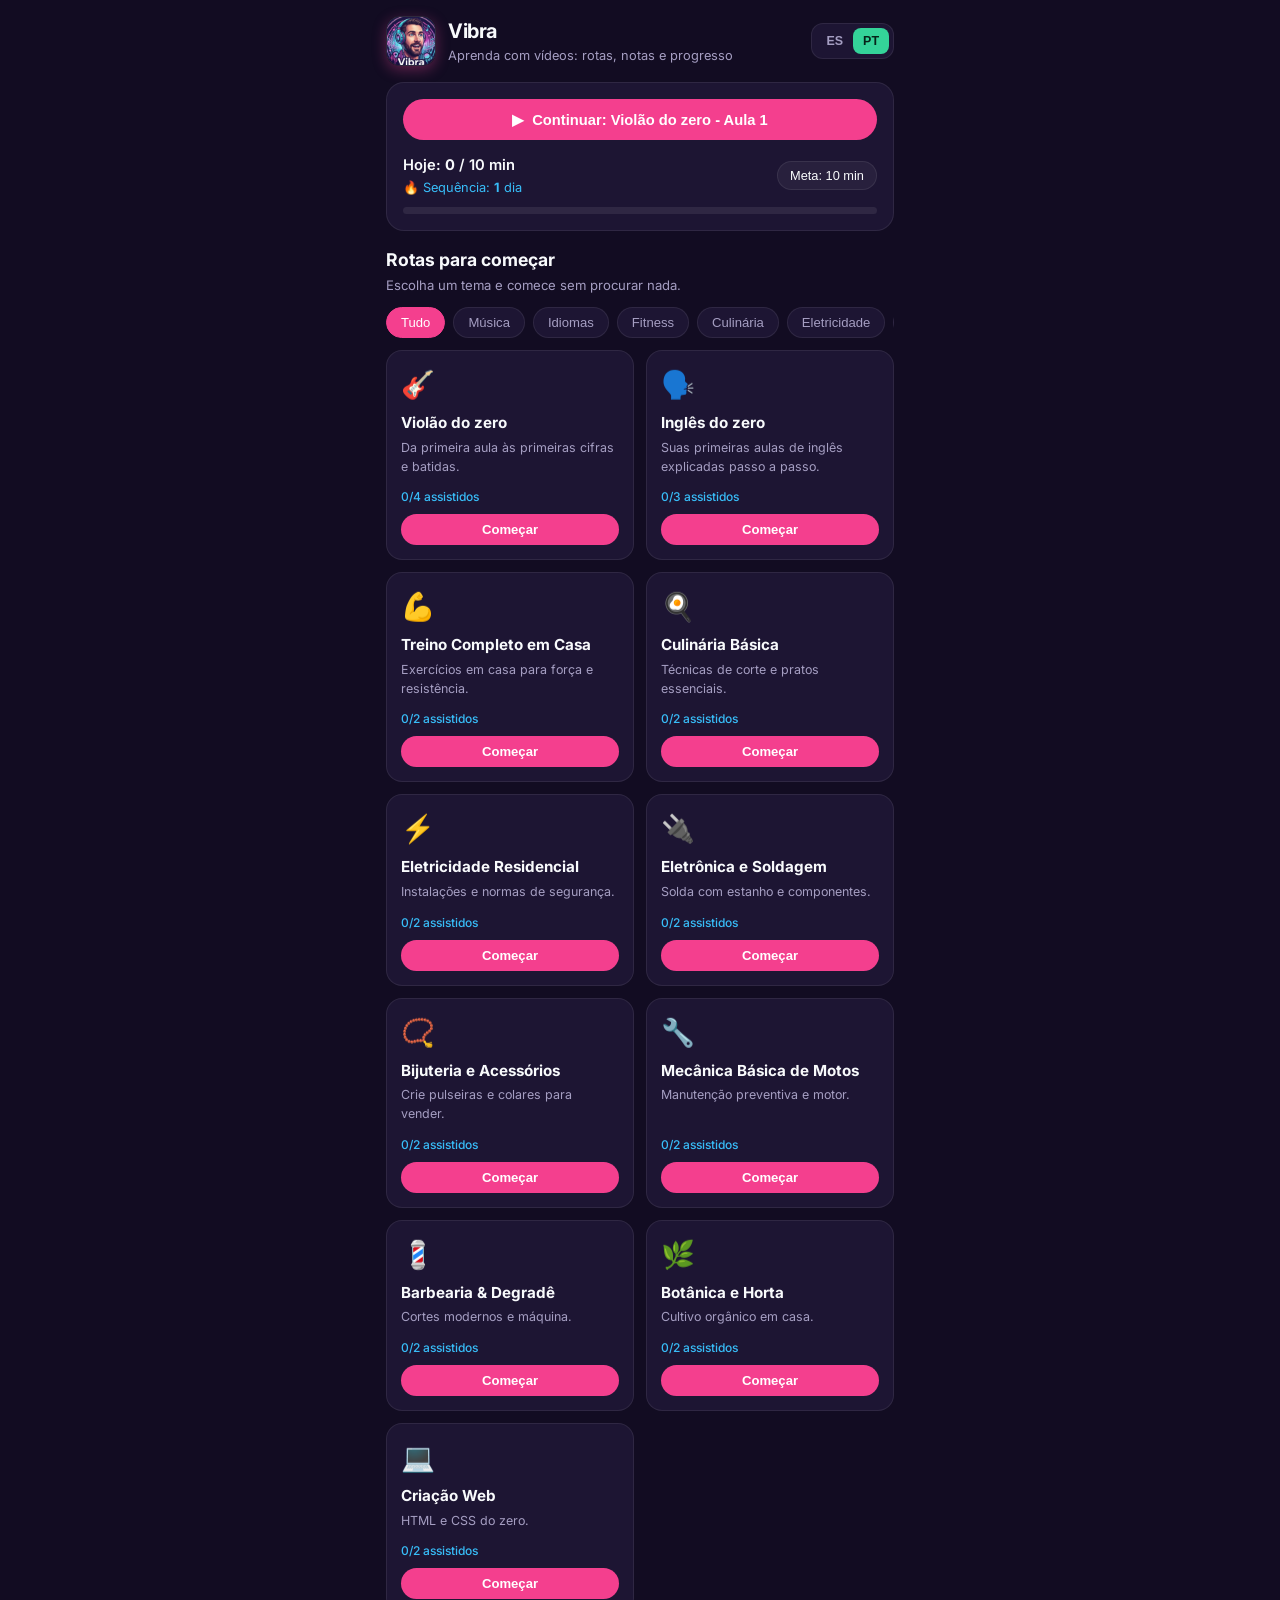
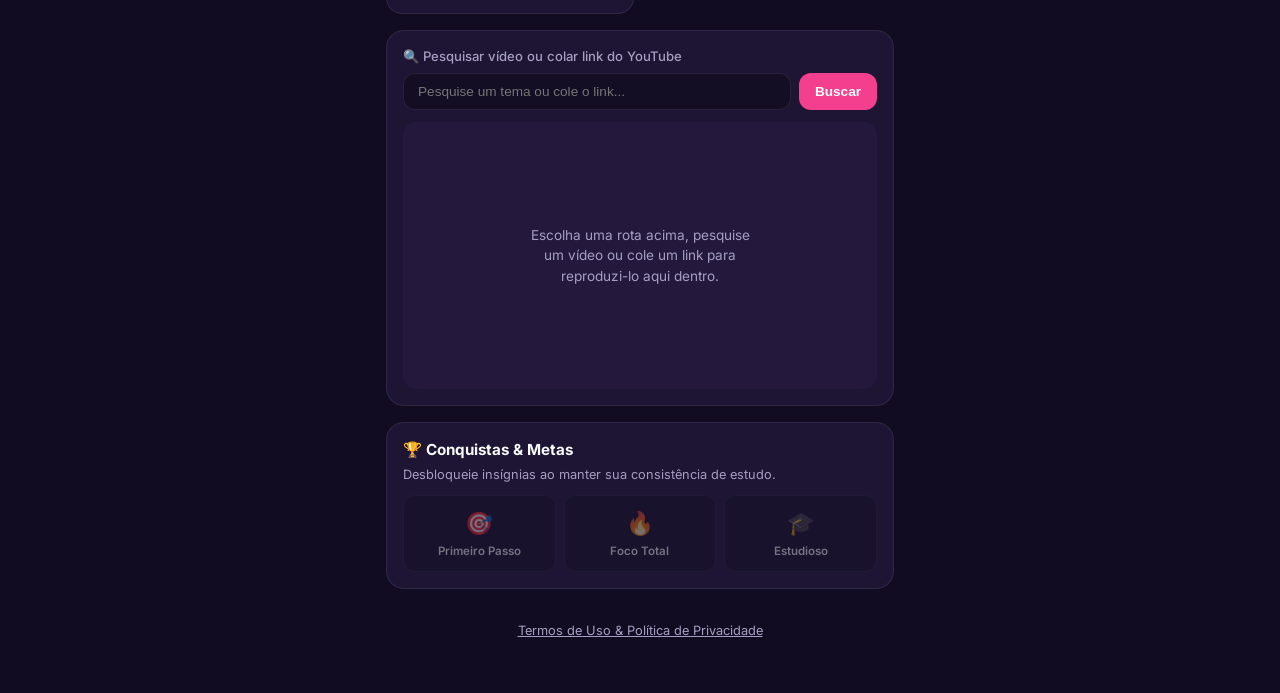
<file: index.html>
<!DOCTYPE html>
<html lang="pt">
<head>
  <meta charset="UTF-8" />
  <meta name="viewport" content="width=device-width, initial-scale=1.0, maximum-scale=1.0, user-scalable=no" />
  <meta name="theme-color" content="#140e24" />
  <title>Vibra - Aprenda com vídeos</title>
  <link rel="manifest" href="manifest.json" />
  <link rel="icon" type="image/png" href="logo.png" />
  <link rel="stylesheet" href="styles.css" />
  <link rel="preconnect" href="https://fonts.googleapis.com">
  <link rel="preconnect" href="https://fonts.gstatic.com" crossorigin>
  <link href="https://fonts.googleapis.com/css2?family=Inter:wght@400;500;600;700&display=swap" rel="stylesheet">
</head>
<body>
  <div class="app-container">
    <!-- HEADER -->
    <header class="app-header">
      <div class="brand">
        <img src="logo.png" alt="Logo Vibra" class="brand-logo" />
        <div class="brand-info">
          <h1>Vibra</h1>
          <p data-i18n="subtitle">Aprenda com vídeos: rotas, notas e progresso</p>
        </div>
      </div>
      <div class="lang-switch">
        <button id="btn-es" class="lang-btn" onclick="setLanguage('es')">ES</button>
        <button id="btn-pt" class="lang-btn active" onclick="setLanguage('pt')">PT</button>
      </div>
    </header>

    <!-- PROGRESS & CONTINUE CARD -->
    <section class="card progress-card">
      <button id="btn-continue-last" class="btn-primary-full" onclick="continueLastVideo()">
        ▶ <span id="last-video-label" data-i18n="continue_default">Continuar: Violão do zero - Aula 1</span>
      </button>

      <div class="goal-row">
        <div class="goal-stats">
          <div class="minutes-text">
            <span data-i18n="today">Hoje</span>: <strong id="today-minutes">0</strong> / <span id="goal-target">10</span> min
          </div>
          <div class="streak-text">
            🔥 <span data-i18n="streak">Sequência</span>: <strong id="streak-days">1</strong> <span data-i18n="day_unit">dia</span>
          </div>
        </div>
        <button class="btn-outline-pill" onclick="changeDailyGoal()">
          <span data-i18n="goal">Meta</span>: <span id="goal-btn-val">10</span> min
        </button>
      </div>

      <div class="progress-bar-bg">
        <div id="daily-progress-fill" class="progress-bar-fill" style="width: 0%;"></div>
      </div>
    </section>

    <!-- COURSES SECTION -->
    <section class="courses-section">
      <div class="section-header">
        <h2 data-i18n="routes_title">Rotas para começar</h2>
        <p data-i18n="routes_subtitle">Escolha um tema e comece sem procurar nada.</p>
      </div>

      <!-- CATEGORY TABS -->
      <div class="categories-scroll" id="category-tabs"></div>

      <!-- COURSE CARDS GRID -->
      <div class="courses-grid" id="courses-grid"></div>
    </section>

    <!-- YOUTUBE SEARCH & PLAYER SECTION -->
    <section class="card player-section" id="player-section">
      <div class="search-header-label" data-i18n="search_label">🔍 Pesquisar vídeo ou colar link do YouTube</div>
      <div class="link-input-group">
        <input 
          type="text" 
          id="youtube-url-input" 
          placeholder="Pesquise um tema ou cole o link..." 
          data-i18n-placeholder="search_placeholder"
          onkeypress="handleSearchKeyPress(event)"
        />
        <button class="btn-play-link" onclick="executeYouTubeSearch()" data-i18n="search_btn">Buscar</button>
      </div>

      <!-- SEARCH RESULTS CONTAINER -->
      <div id="search-results-box" class="search-results-box hidden">
        <h4 data-i18n="search_results_title">Resultados da Pesquisa</h4>
        <div id="search-results-list" class="search-results-list"></div>
      </div>

      <!-- PLAYER WRAPPER -->
      <div class="video-wrapper" id="video-wrapper">
        <div class="empty-player-msg" id="empty-player-msg">
          <p data-i18n="player_empty">Escolha uma rota acima, pesquise um vídeo ou cole um link para reproduzi-lo aqui dentro.</p>
        </div>
        <div id="youtube-player"></div>
      </div>

      <!-- ACTIVE COURSE LESSON LIST & NOTES -->
      <div id="active-workspace" class="active-workspace hidden">
        <div class="workspace-header">
          <h3 id="active-video-title">Título del video</h3>
          <button id="btn-mark-complete" class="btn-complete" onclick="toggleCurrentLessonComplete()">
            ✓ <span data-i18n="mark_done">Concluir aula</span>
          </button>
        </div>

        <!-- LESSON PLAYLIST FOR SELECTED COURSE -->
        <div id="course-lessons-box" class="lessons-box hidden">
          <h4 data-i18n="course_modules">Módulos do Curso</h4>
          <ul id="lessons-list" class="lessons-list"></ul>
        </div>

        <!-- PERSONAL STUDY NOTES & OFFLINE EXPORT -->
        <div class="notes-box">
          <div class="notes-header">
            <h4 data-i18n="my_notes">Minhas anotações</h4>
            <div style="display: flex; gap: 8px; align-items: center;">
              <span id="note-saved-badge" class="saved-badge hidden" data-i18n="saved">Salvo!</span>
              <button class="btn-outline-pill" onclick="exportNotesAsText()" style="padding: 3px 8px; font-size: 0.72rem;" data-i18n="export_notes">📥 Baixar TXT</button>
            </div>
          </div>
          <textarea 
            id="video-notes-area" 
            rows="3" 
            placeholder="Escreva pontos importantes desta aula..."
            data-i18n-placeholder="notes_placeholder"
            oninput="saveCurrentNote()"
          ></textarea>
        </div>
      </div>
    </section>

    <!-- ACHIEVEMENTS & GAMIFICATION PANEL -->
    <section class="card achievements-card">
      <h3 data-i18n="achievements_title">🏆 Conquistas & Metas</h3>
      <p data-i18n="achievements_desc" style="font-size: 0.8rem; color: var(--text-secondary); margin-bottom: 10px;">Desbloqueie insígnias ao manter sua consistência de estudo.</p>
      <div class="badges-grid" id="badges-grid"></div>
    </section>

    <!-- FOOTER WITH TERMS & PRIVACY LINK -->
    <footer class="app-footer">
      <a href="terminos.html" data-i18n="terms_link">Termos de Uso & Política de Privacidade</a>
    </footer>
  </div>

  <script src="https://www.youtube.com/iframe_api"></script>
  <script src="courses-data.js"></script>
  <script src="app.js"></script>
  <script>
    if ('serviceWorker' in navigator) {
      window.addEventListener('load', () => {
        navigator.serviceWorker.register('./sw.js').catch(err => console.log('SW error:', err));
      });
    }
  </script>
</body>
</html>
</file>
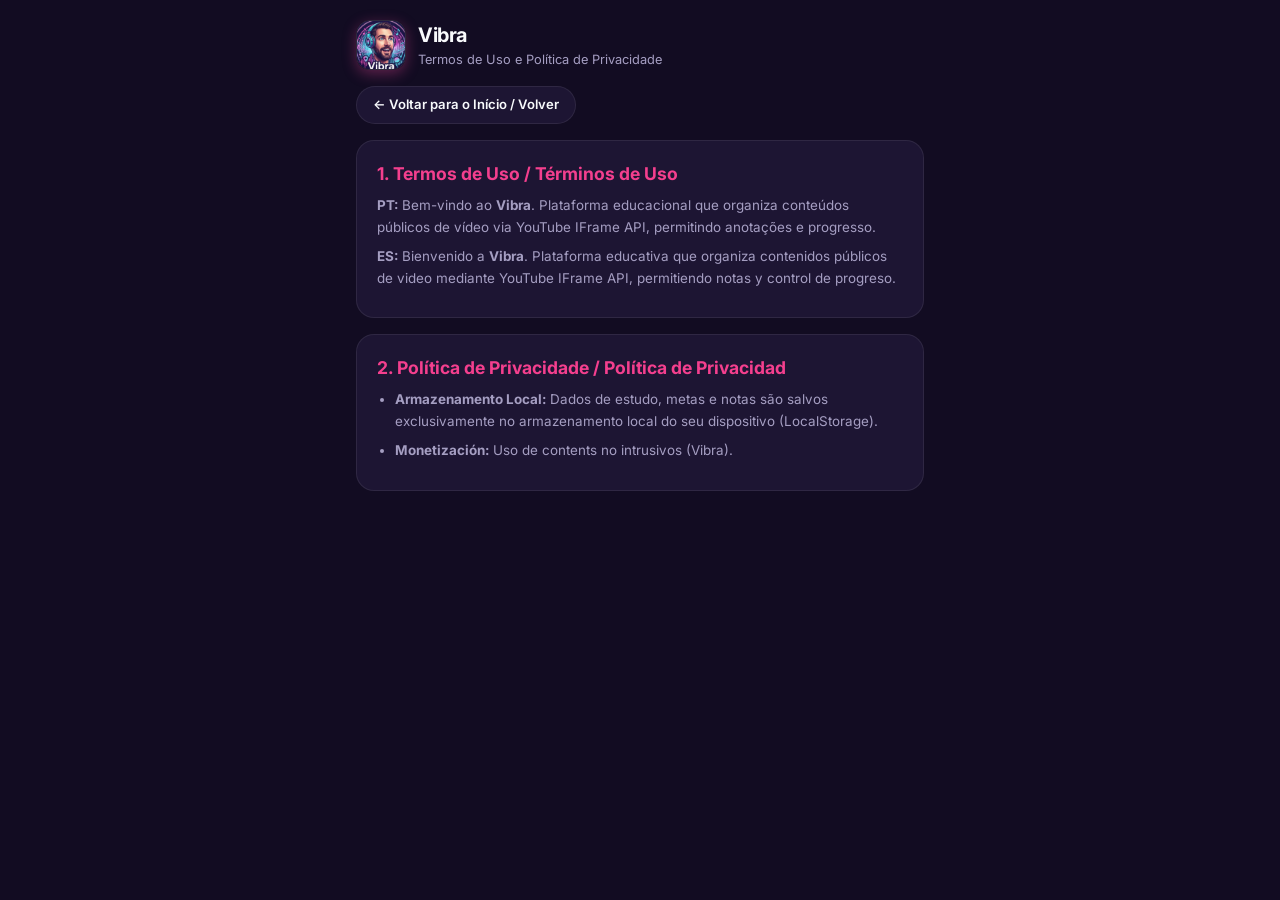
<file: terminos.html>
<!DOCTYPE html>
<html lang="pt">
<head>
  <meta charset="UTF-8" />
  <meta name="viewport" content="width=device-width, initial-scale=1.0, maximum-scale=1.0, user-scalable=no" />
  <meta name="theme-color" content="#140e24" />
  <title>Vibra - Termos e Privacidade</title>
  <link rel="icon" type="image/png" href="logo.png" />
  <link rel="stylesheet" href="styles.css" />
  <link href="https://fonts.googleapis.com/css2?family=Inter:wght@400;500;600;700&display=swap" rel="stylesheet">
  <style>
    .terms-container { max-width: 600px; margin: 0 auto; padding: 20px 16px; display: flex; flex-direction: column; gap: 16px; }
    .terms-card { background: var(--bg-card); border: 1px solid var(--border-subtle); border-radius: 18px; padding: 20px; }
    .terms-card h2 { font-size: 1.1rem; color: var(--accent-pink); margin-bottom: 8px; }
    .terms-card h3 { font-size: 0.95rem; margin-top: 12px; margin-bottom: 4px; color: var(--text-primary); }
    .terms-card p, .terms-card li { font-size: 0.84rem; color: var(--text-secondary); line-height: 1.6; margin-bottom: 8px; }
    .terms-card ul { padding-left: 18px; }
    .btn-back { display: inline-block; background: var(--bg-card); border: 1px solid var(--border-subtle); color: var(--text-primary); padding: 8px 16px; border-radius: 999px; font-size: 0.82rem; text-decoration: none; font-weight: 600; width: fit-content; }
  </style>
</head>
<body>
  <div class="terms-container">
    <header class="app-header">
      <div class="brand">
        <img src="logo.png" alt="Logo Vibra" class="brand-logo" />
        <div class="brand-info">
          <h1>Vibra</h1>
          <p>Termos de Uso e Política de Privacidade</p>
        </div>
      </div>
    </header>

    <a href="index.html" class="btn-back">← Voltar para o Início / Volver</a>

    <section class="terms-card">
      <h2>1. Termos de Uso / Términos de Uso</h2>
      <p><strong>PT:</strong> Bem-vindo ao <strong>Vibra</strong>. Plataforma educacional que organiza conteúdos públicos de vídeo via YouTube IFrame API, permitindo anotações e progresso.</p>
      <p><strong>ES:</strong> Bienvenido a <strong>Vibra</strong>. Plataforma educativa que organiza contenidos públicos de video mediante YouTube IFrame API, permitiendo notas y control de progreso.</p>
    </section>

    <section class="terms-card">
      <h2>2. Política de Privacidade / Política de Privacidad</h2>
      <ul>
        <li><strong>Armazenamento Local:</strong> Dados de estudo, metas e notas são salvos exclusivamente no armazenamento local do seu dispositivo (LocalStorage).</li>
        <li><strong>Monetización:</strong> Uso de contents no intrusivos (Vibra).</li>
      </ul>
    </section>
  </div>
</body>
</html>
</file>
<file: styles.css>
:root {
  --bg-main: #120c22;
  --bg-card: #1d1533;
  --bg-card-hover: #261c42;
  --bg-input: #140e24;
  --accent-pink: #f43f8e;
  --accent-pink-hover: #e11d74;
  --accent-cyan: #38bdf8;
  --text-primary: #f8fafc;
  --text-secondary: #a59ec2;
  --border-subtle: rgba(255, 255, 255, 0.08);
  --success: #10b981;
}

* {
  box-sizing: border-box;
  margin: 0;
  padding: 0;
  -webkit-tap-highlight-color: transparent;
}

body {
  font-family: 'Inter', -apple-system, BlinkMacSystemFont, sans-serif;
  background-color: var(--bg-main);
  color: var(--text-primary);
  line-height: 1.5;
  padding-bottom: 32px;
}

.app-container {
  max-width: 540px;
  margin: 0 auto;
  padding: 16px;
  display: flex;
  flex-direction: column;
  gap: 16px;
}

/* HEADER */
.app-header {
  display: flex;
  justify-content: space-between;
  align-items: center;
  gap: 12px;
}

.brand {
  display: flex;
  align-items: center;
  gap: 12px;
}

.brand-logo {
  width: 50px;
  height: 50px;
  border-radius: 14px;
  object-fit: cover;
  flex-shrink: 0;
  box-shadow: 0 4px 14px rgba(236, 72, 153, 0.35);
  border: 1px solid rgba(255, 255, 255, 0.12);
}

.brand-info h1 {
  font-size: 1.25rem;
  font-weight: 700;
  letter-spacing: -0.02em;
}

.brand-info p {
  font-size: 0.8rem;
  color: var(--text-secondary);
}

.lang-switch {
  display: flex;
  background: var(--bg-card);
  padding: 4px;
  border-radius: 12px;
  border: 1px solid var(--border-subtle);
}

.lang-btn {
  border: none;
  background: transparent;
  color: var(--text-secondary);
  font-weight: 600;
  font-size: 0.78rem;
  padding: 6px 10px;
  border-radius: 8px;
  cursor: pointer;
  transition: all 0.2s ease;
}

.lang-btn.active {
  background: #34d399;
  color: #062419;
}

/* CARDS */
.card {
  background: var(--bg-card);
  border: 1px solid var(--border-subtle);
  border-radius: 18px;
  padding: 16px;
}

.btn-primary-full {
  width: 100%;
  background: var(--accent-pink);
  color: #fff;
  border: none;
  border-radius: 999px;
  padding: 12px 18px;
  font-size: 0.92rem;
  font-weight: 600;
  cursor: pointer;
  display: flex;
  align-items: center;
  justify-content: center;
  gap: 8px;
  white-space: nowrap;
  overflow: hidden;
  text-overflow: ellipsis;
  transition: background 0.2s;
}

.btn-primary-full:active {
  background: var(--accent-pink-hover);
  transform: scale(0.99);
}

.goal-row {
  display: flex;
  justify-content: space-between;
  align-items: center;
  margin-top: 14px;
  margin-bottom: 10px;
}

.minutes-text {
  font-size: 0.92rem;
  font-weight: 600;
}

.streak-text {
  font-size: 0.8rem;
  color: var(--accent-cyan);
  margin-top: 2px;
}

.btn-outline-pill {
  background: rgba(255, 255, 255, 0.05);
  border: 1px solid var(--border-subtle);
  color: var(--text-primary);
  padding: 6px 12px;
  border-radius: 999px;
  font-size: 0.8rem;
  font-weight: 500;
  cursor: pointer;
}

.progress-bar-bg {
  width: 100%;
  height: 7px;
  background: rgba(255, 255, 255, 0.08);
  border-radius: 999px;
  overflow: hidden;
}

.progress-bar-fill {
  height: 100%;
  background: linear-gradient(90deg, var(--accent-pink), #fb7185);
  border-radius: 999px;
  transition: width 0.4s ease;
}

/* COURSES SECTION */
.section-header h2 {
  font-size: 1.1rem;
  font-weight: 700;
}

.section-header p {
  font-size: 0.82rem;
  color: var(--text-secondary);
  margin-top: 2px;
}

.categories-scroll {
  display: flex;
  gap: 8px;
  overflow-x: auto;
  padding: 12px 0;
  scrollbar-width: none;
}

.categories-scroll::-webkit-scrollbar {
  display: none;
}

.cat-pill {
  background: var(--bg-card);
  color: var(--text-secondary);
  border: 1px solid var(--border-subtle);
  padding: 7px 14px;
  border-radius: 999px;
  font-size: 0.82rem;
  font-weight: 500;
  white-space: nowrap;
  cursor: pointer;
  transition: all 0.2s;
}

.cat-pill.active {
  background: var(--accent-pink);
  color: #fff;
  border-color: var(--accent-pink);
}

.courses-grid {
  display: grid;
  grid-template-columns: repeat(2, 1fr);
  gap: 12px;
}

@media (max-width: 360px) {
  .courses-grid {
    grid-template-columns: 1fr;
  }
}

.course-card {
  background: var(--bg-card);
  border: 1px solid var(--border-subtle);
  border-radius: 16px;
  padding: 14px;
  display: flex;
  flex-direction: column;
  justify-content: space-between;
  gap: 12px;
}

.course-icon {
  font-size: 1.7rem;
  margin-bottom: 6px;
}

.course-title {
  font-size: 0.95rem;
  font-weight: 700;
  margin-bottom: 4px;
}

.course-desc {
  font-size: 0.78rem;
  color: var(--text-secondary);
  display: -webkit-box;
  -webkit-line-clamp: 3;
  -webkit-box-orient: vertical;
  overflow: hidden;
}

.course-footer {
  display: flex;
  flex-direction: column;
  gap: 8px;
}

.course-progress-label {
  font-size: 0.75rem;
  color: var(--accent-cyan);
  font-weight: 500;
}

.btn-card-action {
  width: 100%;
  background: var(--accent-pink);
  color: #fff;
  border: none;
  border-radius: 999px;
  padding: 8px 12px;
  font-size: 0.82rem;
  font-weight: 600;
  cursor: pointer;
}

/* SEARCH & PLAYER */
.search-header-label {
  font-size: 0.82rem;
  color: var(--text-secondary);
  margin-bottom: 6px;
  font-weight: 500;
}

.link-input-group {
  display: flex;
  gap: 8px;
  margin-bottom: 12px;
}

.link-input-group input {
  flex: 1;
  background: var(--bg-input);
  border: 1px solid var(--border-subtle);
  color: var(--text-primary);
  padding: 10px 14px;
  border-radius: 12px;
  font-size: 0.85rem;
  outline: none;
}

.link-input-group input:focus {
  border-color: var(--accent-pink);
}

.btn-play-link {
  background: var(--accent-pink);
  color: #fff;
  border: none;
  border-radius: 12px;
  padding: 0 16px;
  font-weight: 600;
  font-size: 0.85rem;
  cursor: pointer;
}

.search-results-box {
  background: var(--bg-input);
  border: 1px solid var(--border-subtle);
  border-radius: 12px;
  padding: 10px;
  margin-bottom: 12px;
  max-height: 220px;
  overflow-y: auto;
}

.search-results-box h4 {
  font-size: 0.8rem;
  color: var(--text-secondary);
  margin-bottom: 8px;
}

.search-results-list {
  display: flex;
  flex-direction: column;
  gap: 6px;
}

.search-result-item {
  display: flex;
  align-items: center;
  gap: 10px;
  padding: 6px;
  background: rgba(255, 255, 255, 0.03);
  border-radius: 8px;
  cursor: pointer;
  font-size: 0.82rem;
}

.search-result-item:hover {
  background: rgba(244, 63, 142, 0.12);
}

.search-result-item img {
  width: 60px;
  height: 36px;
  object-fit: cover;
  border-radius: 6px;
  flex-shrink: 0;
}

.video-wrapper {
  position: relative;
  width: 100%;
  aspect-ratio: 16 / 9;
  background: #24193d;
  border-radius: 14px;
  overflow: hidden;
  display: flex;
  align-items: center;
  justify-content: center;
}

.video-wrapper iframe {
  position: absolute;
  top: 0;
  left: 0;
  width: 100%;
  height: 100%;
  border: none;
}

.empty-player-msg {
  padding: 20px;
  text-align: center;
  color: var(--text-secondary);
  font-size: 0.85rem;
  max-width: 280px;
}

.hidden {
  display: none !important;
}

.active-workspace {
  margin-top: 14px;
  display: flex;
  flex-direction: column;
  gap: 14px;
}

.workspace-header {
  display: flex;
  justify-content: space-between;
  align-items: flex-start;
  gap: 10px;
}

.workspace-header h3 {
  font-size: 0.95rem;
  font-weight: 600;
  flex: 1;
}

.btn-complete {
  background: rgba(16, 185, 129, 0.15);
  color: #34d399;
  border: 1px solid rgba(16, 185, 129, 0.35);
  padding: 6px 12px;
  border-radius: 999px;
  font-size: 0.78rem;
  font-weight: 600;
  cursor: pointer;
  white-space: nowrap;
}

.btn-complete.completed {
  background: var(--success);
  color: #052e16;
}

.lessons-box, .notes-box {
  background: var(--bg-input);
  border-radius: 12px;
  padding: 12px;
  border: 1px solid var(--border-subtle);
}

.lessons-box h4, .notes-box h4 {
  font-size: 0.82rem;
  color: var(--text-secondary);
  margin-bottom: 8px;
}

.lessons-list {
  list-style: none;
  display: flex;
  flex-direction: column;
  gap: 6px;
}

.lesson-item {
  display: flex;
  align-items: center;
  justify-content: space-between;
  padding: 8px 10px;
  border-radius: 8px;
  background: rgba(255, 255, 255, 0.03);
  font-size: 0.82rem;
  cursor: pointer;
}

.lesson-item.active {
  background: rgba(244, 63, 142, 0.18);
  border: 1px solid rgba(244, 63, 142, 0.4);
}

.lesson-status {
  font-size: 0.75rem;
  color: var(--success);
  font-weight: 700;
}

.notes-header {
  display: flex;
  justify-content: space-between;
  align-items: center;
  margin-bottom: 6px;
}

.saved-badge {
  font-size: 0.72rem;
  color: #34d399;
}

textarea {
  width: 100%;
  background: rgba(255, 255, 255, 0.04);
  border: 1px solid var(--border-subtle);
  border-radius: 10px;
  color: var(--text-primary);
  padding: 10px;
  font-family: inherit;
  font-size: 0.84rem;
  resize: vertical;
  outline: none;
}

textarea:focus {
  border-color: var(--accent-cyan);
}

/* BADGES & ACHIEVEMENTS */
.achievements-card h3 {
  font-size: 0.95rem;
  margin-bottom: 4px;
}

.badges-grid {
  display: grid;
  grid-template-columns: repeat(3, 1fr);
  gap: 8px;
}

.badge-item {
  background: var(--bg-input);
  border: 1px solid var(--border-subtle);
  border-radius: 12px;
  padding: 10px 8px;
  text-align: center;
  opacity: 0.4;
  transition: opacity 0.3s;
}

.badge-item.unlocked {
  opacity: 1;
  border-color: rgba(56, 189, 248, 0.4);
  background: rgba(56, 189, 248, 0.08);
}

.badge-icon {
  font-size: 1.4rem;
  margin-bottom: 4px;
}

.badge-name {
  font-size: 0.72rem;
  font-weight: 600;
  color: var(--text-primary);
}

/* FOOTER */
.app-footer {
  text-align: center;
  padding: 12px 0 4px;
}

.app-footer a {
  font-size: 0.8rem;
  color: var(--text-secondary);
  text-decoration: underline;
}
</file>
